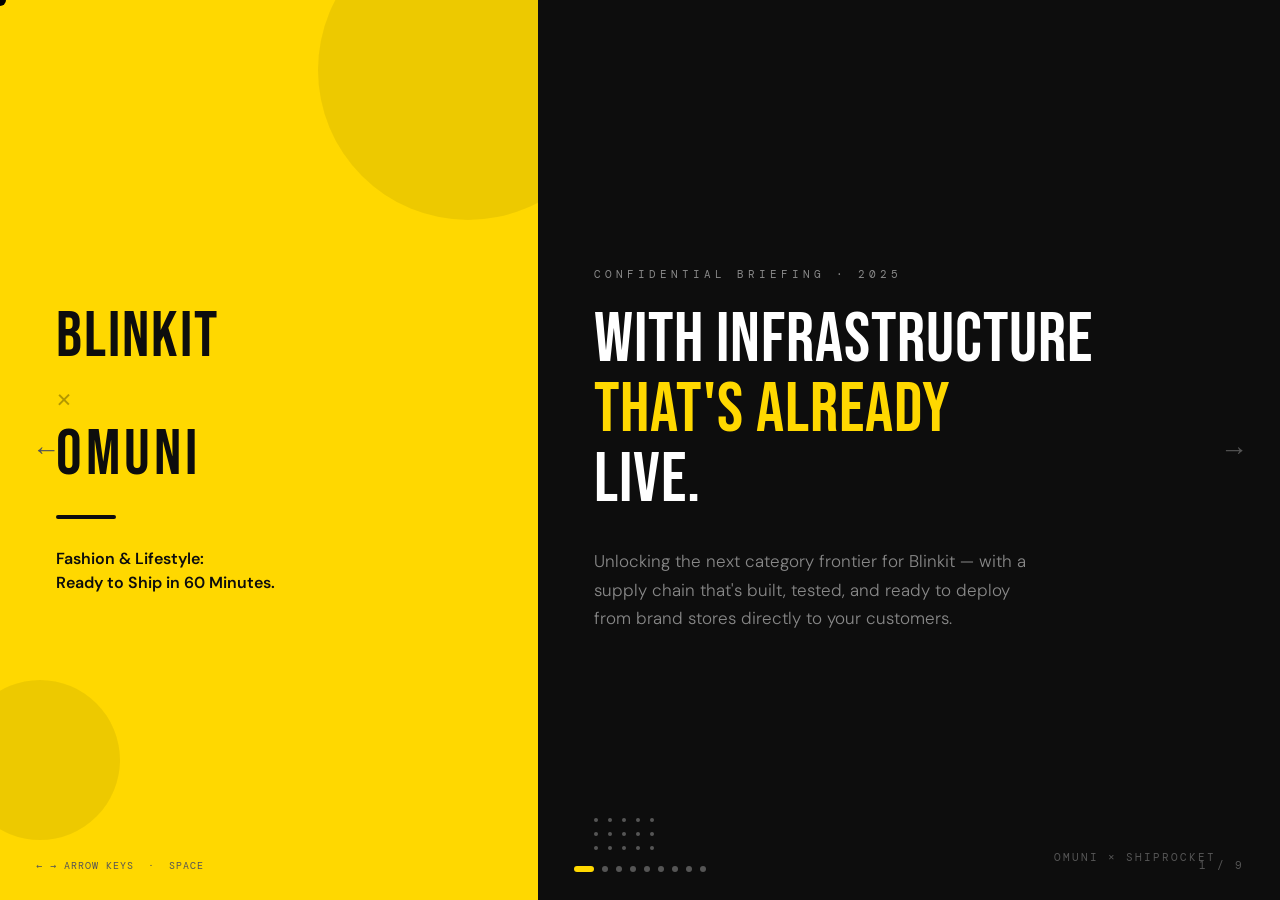
<file: Omuni_Blinkit_CRO_v2.html>
<!DOCTYPE html>
<html lang="en">
<head>
<meta charset="UTF-8">
<meta name="viewport" content="width=device-width, initial-scale=1.0">
<title>blinkit × Omuni — Fashion & Lifestyle</title>
<link href="https://fonts.googleapis.com/css2?family=Bebas+Neue&family=DM+Sans:ital,wght@0,300;0,400;0,500;0,700;1,300;1,400&family=DM+Mono:wght@400;500&display=swap" rel="stylesheet">
<style>
  :root {
    --yellow: #FFD800;
    --black: #0D0D0D;
    --dark: #141414;
    --card: #1E1E1E;
    --card2: #252525;
    --white: #FFFFFF;
    --gray: #888;
    --gray2: #555;
    --green: #22C55E;
    --red: #EF4444;
    --orange: #FF6B35;
  }

  *, *::before, *::after { box-sizing: border-box; margin: 0; padding: 0; }
  html, body { width: 100%; height: 100%; background: var(--black); font-family: 'DM Sans', sans-serif; overflow: hidden; color: var(--white); cursor: none; }

  .cursor { position: fixed; width: 12px; height: 12px; background: var(--yellow); border-radius: 50%; pointer-events: none; z-index: 9999; transform: translate(-50%,-50%); transition: transform 0.1s, width 0.2s, height 0.2s; mix-blend-mode: difference; }
  .cursor.big { width: 40px; height: 40px; }

  #progress { position: fixed; top: 0; left: 0; height: 3px; background: var(--yellow); z-index: 1000; transition: width 0.6s cubic-bezier(0.4,0,0.2,1); }
  #counter { position: fixed; bottom: 28px; right: 36px; font-family: 'DM Mono', monospace; font-size: 11px; color: var(--gray2); letter-spacing: 2px; z-index: 1000; }
  #dots { position: fixed; bottom: 28px; left: 50%; transform: translateX(-50%); display: flex; gap: 8px; z-index: 1000; }
  .dot { width: 6px; height: 6px; border-radius: 50%; background: var(--gray2); transition: all 0.3s; cursor: pointer; }
  .dot.active { background: var(--yellow); width: 20px; border-radius: 3px; }
  .nav-btn { position: fixed; top: 50%; transform: translateY(-50%); background: none; border: none; color: var(--gray2); font-size: 28px; cursor: pointer; z-index: 1000; padding: 16px; transition: color 0.2s; }
  .nav-btn:hover { color: var(--yellow); }
  #nav-prev { left: 16px; }
  #nav-next { right: 16px; }

  #deck { width: 100%; height: 100%; position: relative; }

  .slide { position: absolute; inset: 0; display: flex; opacity: 0; pointer-events: none; transition: opacity 0.05s; }
  .slide.active { opacity: 1; pointer-events: all; }

  .slide.active .reveal { animation: revealUp 0.7s cubic-bezier(0.16,1,0.3,1) both; }
  .slide.active .reveal.d1 { animation-delay: 0.05s; }
  .slide.active .reveal.d2 { animation-delay: 0.15s; }
  .slide.active .reveal.d3 { animation-delay: 0.25s; }
  .slide.active .reveal.d4 { animation-delay: 0.35s; }
  .slide.active .reveal.d5 { animation-delay: 0.45s; }
  .slide.active .reveal.d6 { animation-delay: 0.55s; }
  .slide.active .reveal.d7 { animation-delay: 0.65s; }
  .slide.active .reveal.d8 { animation-delay: 0.75s; }
  .slide.active .fade { animation: fadeIn 0.9s ease both; }
  .slide.active .fade.d1 { animation-delay: 0.1s; }
  .slide.active .fade.d2 { animation-delay: 0.2s; }
  .slide.active .fade.d3 { animation-delay: 0.35s; }
  .slide.active .fade.d4 { animation-delay: 0.5s; }
  .slide.active .fade.d5 { animation-delay: 0.65s; }
  .slide.active .fade.d6 { animation-delay: 0.8s; }
  .slide.active .fade.d7 { animation-delay: 0.95s; }
  .slide.active .fade.d8 { animation-delay: 1.1s; }

  @keyframes revealUp { from { opacity: 0; transform: translateY(28px); } to { opacity: 1; transform: translateY(0); } }
  @keyframes fadeIn { from { opacity: 0; } to { opacity: 1; } }
  @keyframes slideBar { from { transform: scaleX(0); } to { transform: scaleX(1); } }
  @keyframes pulse-green { 0%,100% { box-shadow: 0 0 0 0 rgba(34,197,94,0.5); } 50% { box-shadow: 0 0 0 8px rgba(34,197,94,0); } }

  #transition-overlay { position: fixed; inset: 0; background: var(--yellow); z-index: 500; transform: scaleX(0); transform-origin: left; pointer-events: none; }

  #hint { position: fixed; bottom: 28px; left: 36px; font-family: 'DM Mono', monospace; font-size: 10px; color: var(--gray2); letter-spacing: 1px; opacity: 1; transition: opacity 1s; }
  #hint.hidden { opacity: 0; }

  /* ── Shared layout ── */
  .slide-header { padding: 44px 64px 0; display: flex; align-items: baseline; gap: 20px; }
  .slide-num { font-family: 'DM Mono', monospace; font-size: 11px; color: var(--yellow); letter-spacing: 3px; }
  .slide-title { font-family: 'Bebas Neue', sans-serif; font-size: 40px; letter-spacing: 1px; color: var(--white); }
  .slide-title span { color: var(--yellow); }
  .slide-sub { padding: 6px 64px 0; font-size: 14px; color: var(--gray); font-style: italic; }

  /* ══ SLIDE 1: TITLE ══════════════════════════════════════ */
  #s1 { background: var(--black); }
  .s1-left { width: 42%; background: var(--yellow); display: flex; flex-direction: column; justify-content: center; padding: 60px 56px; position: relative; overflow: hidden; }
  .s1-bg-c { position: absolute; border-radius: 50%; background: rgba(0,0,0,0.07); }
  .s1-bg-c.c1 { width: 300px; height: 300px; top: -80px; right: -80px; }
  .s1-bg-c.c2 { width: 160px; height: 160px; bottom: 60px; left: -40px; }
  .s1-brand { font-family: 'Bebas Neue', sans-serif; font-size: 64px; color: var(--black); letter-spacing: 2px; line-height: 1; }
  .s1-x { font-size: 32px; color: rgba(0,0,0,0.3); margin: 8px 0 4px; font-weight: 300; }
  .s1-partner { font-family: 'Bebas Neue', sans-serif; font-size: 64px; color: var(--black); letter-spacing: 4px; line-height: 1; }
  .s1-div { width: 60px; height: 4px; background: var(--black); margin: 28px 0; border-radius: 2px; }
  .s1-tag { font-size: 16px; font-weight: 600; color: var(--black); line-height: 1.5; max-width: 260px; }

  .s1-right { flex: 1; display: flex; flex-direction: column; justify-content: center; padding: 60px 64px 60px 56px; position: relative; }
  .s1-eye { font-size: 11px; letter-spacing: 4px; color: var(--gray); text-transform: uppercase; margin-bottom: 24px; font-family: 'DM Mono', monospace; }
  .s1-hl { font-family: 'Bebas Neue', sans-serif; font-size: 70px; line-height: 1; color: var(--white); letter-spacing: 1px; margin-bottom: 32px; }
  .s1-hl span { color: var(--yellow); }
  .s1-body { font-size: 17px; line-height: 1.7; color: var(--gray); max-width: 440px; font-weight: 300; }
  .s1-meta { position: absolute; bottom: 36px; right: 64px; font-family: 'DM Mono', monospace; font-size: 11px; color: var(--gray2); letter-spacing: 2px; }
  .s1-dots { position: absolute; bottom: 50px; left: 56px; display: grid; grid-template-columns: repeat(5,1fr); gap: 10px; }
  .s1-d { width: 4px; height: 4px; border-radius: 50%; background: var(--gray2); }

  /* ══ SLIDE 2: BLINKIT FRONTIER ═══════════════════════════ */
  #s2 { background: var(--dark); flex-direction: column; }
  .s2-cards { flex: 1; display: flex; gap: 20px; padding: 24px 64px 28px; }
  .s2-card { flex: 1; background: var(--card); border-radius: 4px; padding: 32px 28px; position: relative; overflow: hidden; }
  .s2-card::before { content: ''; position: absolute; top: 0; left: 0; right: 0; height: 3px; background: var(--yellow); }
  .s2-num { font-family: 'Bebas Neue', sans-serif; font-size: 68px; color: var(--yellow); line-height: 1; margin-bottom: 4px; }
  .s2-lbl { font-size: 12px; font-weight: 700; color: var(--white); letter-spacing: 1px; text-transform: uppercase; margin-bottom: 12px; }
  .s2-txt { font-size: 13px; color: var(--gray); line-height: 1.7; }
  .s2-txt strong { color: var(--white); }
  .s2-foot { padding: 0 64px 52px; }
  .s2-insight { background: linear-gradient(135deg,#1a1a00,#111); border: 1px solid rgba(255,216,0,0.2); border-left: 3px solid var(--yellow); border-radius: 4px; padding: 20px 28px; font-size: 14px; color: var(--white); line-height: 1.6; }
  .s2-insight strong { color: var(--yellow); }

  /* ══ SLIDE 3: WHY FASHION HASN'T SCALED ═════════════════ */
  #s3 { background: var(--black); flex-direction: column; }
  .s3-grid { flex: 1; display: grid; grid-template-columns: 1fr 1fr; grid-template-rows: 1fr 1fr; gap: 16px; padding: 20px 64px 52px; }
  .s3-item { background: var(--card); border-radius: 4px; padding: 28px 32px; display: flex; gap: 20px; align-items: flex-start; }
  .s3-icon-wrap { width: 44px; height: 44px; border-radius: 50%; display: flex; align-items: center; justify-content: center; flex-shrink: 0; font-size: 20px; }
  .s3-icon-wrap.red { background: rgba(239,68,68,0.12); }
  .s3-title { font-size: 15px; font-weight: 700; color: var(--white); margin-bottom: 8px; }
  .s3-body { font-size: 13px; color: var(--gray); line-height: 1.7; }
  .s3-body strong { color: var(--white); }

  /* ══ SLIDE 4: WHAT WE BRING ══════════════════════════════ */
  #s4 { background: var(--dark); flex-direction: column; }
  .s4-stats { display: flex; gap: 16px; padding: 24px 64px 20px; }
  .s4-stat { flex: 1; background: var(--card); border-radius: 4px; padding: 28px 24px; position: relative; overflow: hidden; }
  .s4-stat::after { content: ''; position: absolute; bottom: 0; left: 0; right: 0; height: 2px; background: var(--yellow); transform: scaleX(0); transform-origin: left; }
  .slide.active .s4-stat:nth-child(1)::after { animation: slideBar 0.7s ease 0.3s both; }
  .slide.active .s4-stat:nth-child(2)::after { animation: slideBar 0.7s ease 0.45s both; }
  .slide.active .s4-stat:nth-child(3)::after { animation: slideBar 0.7s ease 0.6s both; }
  .s4-num { font-family: 'Bebas Neue', sans-serif; font-size: 58px; color: var(--yellow); line-height: 1; margin-bottom: 6px; }
  .s4-lbl strong { display: block; color: var(--white); font-size: 13px; margin-bottom: 2px; }
  .s4-lbl { font-size: 12px; color: var(--gray); line-height: 1.5; }

  .s4-brands-section { padding: 16px 64px 16px; }
  .s4-brands-label { font-size: 11px; color: var(--gray); letter-spacing: 3px; text-transform: uppercase; margin-bottom: 14px; font-family: 'DM Mono', monospace; }
  .s4-brands { display: flex; gap: 10px; flex-wrap: wrap; }
  .s4-pill { border-radius: 2px; padding: 10px 18px; font-size: 13px; font-weight: 700; letter-spacing: 0.5px; transition: all 0.2s; }
  .s4-pill.ready { background: rgba(255,216,0,0.12); border: 1px solid var(--yellow); color: var(--yellow); }
  .s4-pill.soon { background: var(--card2); border: 1px solid var(--gray2); color: var(--gray); }
  .s4-pill-note { font-size: 10px; font-family: 'DM Mono', monospace; color: var(--gray2); margin-top: 10px; letter-spacing: 1px; }

  .s4-infra { padding: 0 64px 44px; display: grid; grid-template-columns: repeat(2,1fr); gap: 12px; }
  .s4-infra-item { background: var(--card); border-radius: 4px; padding: 16px 20px; display: flex; align-items: center; gap: 14px; }
  .s4-infra-dot { width: 8px; height: 8px; border-radius: 50%; background: var(--green); flex-shrink: 0; }
  .slide.active .s4-infra-dot { animation: pulse-green 2s ease infinite; }
  .s4-infra-text strong { color: var(--white); display: block; font-size: 13px; }
  .s4-infra-text { font-size: 12px; color: var(--gray); }

  /* ══ SLIDE 5: ORDER FLOW ═════════════════════════════════ */
  #s5 { background: var(--black); flex-direction: column; }
  .s5-flow { flex: 1; display: flex; align-items: center; padding: 12px 40px 20px; gap: 0; }
  .s5-step { flex: 1; display: flex; flex-direction: column; align-items: center; position: relative; }
  .s5-connector { position: absolute; top: 48px; left: 50%; width: 100%; height: 2px; background: linear-gradient(90deg, var(--yellow) 0%, rgba(255,216,0,0.25) 100%); transform-origin: left; }
  .slide.active .s5-step:nth-child(1) .s5-connector { animation: slideBar 0.5s ease 0.35s both; }
  .slide.active .s5-step:nth-child(2) .s5-connector { animation: slideBar 0.5s ease 0.6s both; }
  .slide.active .s5-step:nth-child(3) .s5-connector { animation: slideBar 0.5s ease 0.85s both; }
  .slide.active .s5-step:nth-child(4) .s5-connector { animation: slideBar 0.5s ease 1.1s both; }
  .s5-circle { width: 96px; height: 96px; border-radius: 50%; display: flex; align-items: center; justify-content: center; flex-direction: column; margin-bottom: 18px; position: relative; z-index: 1; flex-shrink: 0; }
  .s5-circle.yellow { background: var(--yellow); }
  .s5-circle.dark { background: var(--card); border: 2px solid var(--gray2); }
  .s5-circle.green { background: var(--green); }
  .s5-sn { font-family: 'DM Mono', monospace; font-size: 10px; letter-spacing: 2px; line-height: 1; }
  .s5-circle.yellow .s5-sn, .s5-circle.green .s5-sn { color: rgba(0,0,0,0.4); }
  .s5-circle.dark .s5-sn { color: var(--gray); }
  .s5-icon { font-size: 26px; line-height: 1; }
  .s5-name { font-size: 13px; font-weight: 700; color: var(--white); text-align: center; margin-bottom: 6px; padding: 0 6px; }
  .s5-desc { font-size: 11px; color: var(--gray); text-align: center; line-height: 1.6; padding: 0 8px; max-width: 150px; }

  .s5-sla { padding: 0 64px 44px; display: flex; gap: 14px; }
  .s5-sla-box { flex: 1; background: linear-gradient(135deg,#1a1a00,#111); border: 1px solid rgba(255,216,0,0.2); border-radius: 4px; padding: 14px 20px; display: flex; align-items: center; gap: 14px; }
  .s5-sla-val { font-family: 'Bebas Neue', sans-serif; font-size: 32px; color: var(--yellow); line-height: 1; flex-shrink: 0; }
  .s5-sla-label strong { display: block; color: var(--white); font-size: 12px; }
  .s5-sla-label { font-size: 11px; color: var(--gray); line-height: 1.5; }

  /* ══ SLIDE 6: WHAT BLINKIT GETS ══════════════════════════ */
  #s6 { background: var(--dark); flex-direction: column; }
  .s6-body { flex: 1; display: grid; grid-template-columns: 1fr 1fr; gap: 20px; padding: 24px 64px 56px; }
  .s6-card { background: var(--card); border-radius: 4px; padding: 40px 36px; display: flex; flex-direction: column; }
  .s6-card.featured { background: var(--yellow); }
  .s6-eye { font-size: 10px; letter-spacing: 3px; text-transform: uppercase; font-family: 'DM Mono', monospace; margin-bottom: 16px; }
  .s6-card.featured .s6-eye { color: rgba(0,0,0,0.45); }
  .s6-card:not(.featured) .s6-eye { color: var(--yellow); }
  .s6-head { font-family: 'Bebas Neue', sans-serif; font-size: 42px; line-height: 1; margin-bottom: 10px; }
  .s6-card.featured .s6-head { color: var(--black); }
  .s6-card:not(.featured) .s6-head { color: var(--white); }
  .s6-sub { font-size: 15px; font-weight: 700; margin-bottom: 20px; }
  .s6-card.featured .s6-sub { color: var(--black); }
  .s6-card:not(.featured) .s6-sub { color: var(--white); }
  .s6-txt { font-size: 14px; line-height: 1.75; flex: 1; }
  .s6-card.featured .s6-txt { color: rgba(0,0,0,0.6); }
  .s6-card:not(.featured) .s6-txt { color: var(--gray); }
  .s6-bullets { list-style: none; display: flex; flex-direction: column; gap: 12px; margin-top: 12px; }
  .s6-bullets li { display: flex; gap: 10px; align-items: flex-start; font-size: 13px; }
  .s6-bullet-dot { width: 6px; height: 6px; border-radius: 50%; flex-shrink: 0; margin-top: 5px; }
  .s6-card.featured .s6-bullet-dot { background: var(--black); }
  .s6-card:not(.featured) .s6-bullet-dot { background: var(--yellow); }
  .s6-card.featured .s6-bullets li { color: rgba(0,0,0,0.65); }
  .s6-card:not(.featured) .s6-bullets li { color: var(--gray); }

  /* ══ SLIDE 7: WHY NOW ════════════════════════════════════ */
  #s7 { background: var(--black); flex-direction: column; }
  .s7-grid { flex: 1; display: grid; grid-template-columns: 1fr 1fr; grid-template-rows: 1fr 1fr 1fr; gap: 14px; padding: 24px 64px 56px; }
  .s7-item { background: var(--card); border-radius: 4px; padding: 22px 28px; display: flex; gap: 18px; align-items: flex-start; position: relative; overflow: hidden; }
  .s7-item::before { content: ''; position: absolute; left: 0; top: 0; bottom: 0; width: 3px; background: var(--yellow); }
  .s7-check { width: 28px; height: 28px; border-radius: 50%; background: rgba(255,216,0,0.12); border: 1px solid var(--yellow); display: flex; align-items: center; justify-content: center; font-size: 12px; color: var(--yellow); flex-shrink: 0; margin-top: 1px; }
  .s7-title { font-size: 13px; font-weight: 700; color: var(--white); margin-bottom: 5px; }
  .s7-body { font-size: 12px; color: var(--gray); line-height: 1.6; }

  /* ══ SLIDE 8: NEXT STEPS ═════════════════════════════════ */
  #s8 { background: var(--black); }
  .s8-left { width: 50%; background: var(--yellow); display: flex; flex-direction: column; justify-content: center; padding: 70px 64px; position: relative; overflow: hidden; }
  .s8-bg-txt { position: absolute; font-family: 'Bebas Neue', sans-serif; font-size: 190px; color: rgba(0,0,0,0.07); line-height: 1; bottom: -20px; right: -10px; pointer-events: none; }
  .s8-eye { font-size: 11px; letter-spacing: 4px; color: rgba(0,0,0,0.4); text-transform: uppercase; font-family: 'DM Mono', monospace; margin-bottom: 24px; }
  .s8-hl { font-family: 'Bebas Neue', sans-serif; font-size: 76px; line-height: 0.95; color: var(--black); margin-bottom: 32px; }
  .s8-tag { font-size: 15px; color: rgba(0,0,0,0.55); font-style: italic; line-height: 1.6; max-width: 340px; margin-bottom: 44px; }
  .s8-credit { font-family: 'DM Mono', monospace; font-size: 11px; color: rgba(0,0,0,0.38); letter-spacing: 2px; }

  .s8-right { flex: 1; display: flex; flex-direction: column; justify-content: center; padding: 70px 64px; }
  .s8-next-lbl { font-size: 11px; letter-spacing: 4px; color: var(--yellow); text-transform: uppercase; font-family: 'DM Mono', monospace; margin-bottom: 32px; }
  .s8-step { display: flex; gap: 20px; align-items: flex-start; margin-bottom: 26px; padding-bottom: 26px; border-bottom: 1px solid rgba(255,255,255,0.06); }
  .s8-step:last-child { border-bottom: none; margin-bottom: 0; }
  .s8-num { width: 32px; height: 32px; border-radius: 50%; background: var(--yellow); color: var(--black); font-family: 'Bebas Neue', sans-serif; font-size: 16px; display: flex; align-items: center; justify-content: center; flex-shrink: 0; }
  .s8-step-title { font-size: 14px; font-weight: 700; color: var(--white); margin-bottom: 4px; }
  .s8-step-body { font-size: 12px; color: var(--gray); line-height: 1.5; }

  /* ══ SLIDE 9: THANK YOU ══════════════════════════════════ */
  #s9 { background: var(--black); flex-direction: column; align-items: center; justify-content: center; position: relative; overflow: hidden; }
  .s9-ring { position: absolute; border-radius: 50%; border: 1px solid rgba(255,216,0,0.08); pointer-events: none; }
  .s9-ring.r1 { width: 500px; height: 500px; }
  .s9-ring.r2 { width: 700px; height: 700px; }
  .s9-ring.r3 { width: 900px; height: 900px; }
  .s9-ring.r4 { width: 1100px; height: 1100px; }
  .s9-center { display: flex; flex-direction: column; align-items: center; text-align: center; position: relative; z-index: 1; }
  .s9-small { font-family: 'DM Mono', monospace; font-size: 11px; letter-spacing: 4px; color: var(--yellow); text-transform: uppercase; margin-bottom: 28px; }
  .s9-big { font-family: 'Bebas Neue', sans-serif; font-size: 120px; color: var(--white); line-height: 0.9; letter-spacing: 2px; margin-bottom: 20px; }
  .s9-big span { color: var(--yellow); }
  .s9-sub { font-size: 18px; color: var(--gray); font-weight: 300; line-height: 1.6; max-width: 500px; margin-bottom: 56px; }
  .s9-contacts { display: flex; gap: 48px; }
  .s9-contact { display: flex; flex-direction: column; align-items: center; }
  .s9-contact-role { font-size: 10px; letter-spacing: 3px; color: var(--gray2); text-transform: uppercase; font-family: 'DM Mono', monospace; margin-bottom: 8px; }
  .s9-contact-name { font-size: 16px; font-weight: 700; color: var(--white); margin-bottom: 4px; }
  .s9-contact-info { font-size: 13px; color: var(--gray); }
  .s9-divider { width: 1px; background: var(--gray2); }
  .s9-bar { position: absolute; bottom: 0; left: 0; right: 0; height: 4px; background: var(--yellow); }
</style>
</head>
<body>

<div class="cursor" id="cursor"></div>
<div id="progress"></div>
<div id="transition-overlay"></div>

<div id="deck">

  <!-- ══ SLIDE 1: TITLE ════════════════════════════════════ -->
  <div class="slide active" id="s1">
    <div class="s1-left">
      <div class="s1-bg-c c1"></div>
      <div class="s1-bg-c c2"></div>
      <div class="s1-brand reveal d1">blinkit</div>
      <div class="s1-x reveal d2">×</div>
      <div class="s1-partner reveal d2">OMUNI</div>
      <div class="s1-div reveal d3"></div>
      <div class="s1-tag reveal d4">Fashion &amp; Lifestyle:<br>Ready to Ship in 60 Minutes.</div>
    </div>
    <div class="s1-right">
      <div class="s1-eye reveal d2">Confidential Briefing · 2025</div>
      <div class="s1-hl reveal d3">WITH INFRASTRUCTURE<br><span>THAT'S ALREADY</span><br>LIVE.</div>
      <div class="s1-body reveal d4">Unlocking the next category frontier for Blinkit — with a supply chain that's built, tested, and ready to deploy from brand stores directly to your customers.</div>
      <div class="s1-dots fade d8">
        <div class="s1-d"></div><div class="s1-d"></div><div class="s1-d"></div><div class="s1-d"></div><div class="s1-d"></div>
        <div class="s1-d"></div><div class="s1-d"></div><div class="s1-d"></div><div class="s1-d"></div><div class="s1-d"></div>
        <div class="s1-d"></div><div class="s1-d"></div><div class="s1-d"></div><div class="s1-d"></div><div class="s1-d"></div>
      </div>
      <div class="s1-meta fade d7">OMUNI × SHIPROCKET</div>
    </div>
  </div>

  <!-- ══ SLIDE 2: BLINKIT'S NEXT FRONTIER ══════════════════ -->
  <div class="slide" id="s2">
    <div style="display:flex;flex-direction:column;width:100%;height:100%;">
      <div class="slide-header">
        <span class="slide-num reveal d1">01</span>
        <h2 class="slide-title reveal d1">BLINKIT'S <span>NEXT FRONTIER</span> IS CLEAR</h2>
      </div>
      <div class="slide-sub reveal d2">Grocery is saturated. Non-grocery is the growth battleground.</div>
      <div class="s2-cards">
        <div class="s2-card reveal d2">
          <div class="s2-num">3×</div>
          <div class="s2-lbl">Growth</div>
          <div class="s2-txt">Q-Commerce grew <strong>3× in non-grocery categories in 2024</strong>. Fashion &amp; lifestyle is the logical next frontier — high AOV, high frequency, zero perishability.</div>
        </div>
        <div class="s2-card reveal d3">
          <div class="s2-num">₹25K Cr</div>
          <div class="s2-lbl">Market Potential</div>
          <div class="s2-txt">Projected <strong>non-grocery GMV on q-comm platforms by 2026</strong>. The platform that owns supply side first dominates the category permanently.</div>
        </div>
        <div class="s2-card reveal d4">
          <div class="s2-num">60 min</div>
          <div class="s2-lbl">The New Benchmark</div>
          <div class="s2-txt">Fashion brands can now <strong>deliver in under 60 minutes from store to doorstep</strong> — directly from existing brand stores, no dark store needed.</div>
        </div>
      </div>
      <div class="s2-foot">
        <div class="s2-insight reveal d5"><strong>The window is right now.</strong> Zepto and Swiggy Instamart are both building toward fashion. The platform that cracks supply-side first — real inventory, real SLAs — owns the category. First-mover advantage here is permanent.</div>
      </div>
    </div>
  </div>

  <!-- ══ SLIDE 3: WHY FASHION HASN'T SCALED ════════════════ -->
  <div class="slide" id="s3">
    <div style="display:flex;flex-direction:column;width:100%;height:100%;">
      <div class="slide-header">
        <span class="slide-num reveal d1">02</span>
        <h2 class="slide-title reveal d1">WHY FASHION HASN'T <span>SCALED</span> ON Q-COMMERCE</h2>
      </div>
      <div class="slide-sub reveal d2">Four structural blockers — and how Omuni removes all of them.</div>
      <div class="s3-grid">

        <div class="s3-item reveal d2">
          <div class="s3-icon-wrap red">🏪</div>
          <div>
            <div class="s3-title">Dark store inventory replication is nearly impossible</div>
            <div class="s3-body">Replicating fashion inventory across <strong>hundreds of dark stores nationwide</strong> is operationally unfeasible — wrong sizes, SKU explosion, dead stock. Omuni solves this by using <strong>existing brand stores as live fulfilment nodes</strong>, with no replication needed.</div>
          </div>
        </div>

        <div class="s3-item reveal d3">
          <div class="s3-icon-wrap red">↩️</div>
          <div>
            <div class="s3-title">Fashion demands a robust return policy</div>
            <div class="s3-body">Fashion return rates run <strong>20–30%</strong>. Q-comm dark stores have no infrastructure to handle try-and-return, sizing exchanges, or condition checks. <strong>Brand stores naturally handle returns</strong> — Omuni automates the routing and reconciliation.</div>
          </div>
        </div>

        <div class="s3-item reveal d4">
          <div class="s3-icon-wrap red">📦</div>
          <div>
            <div class="s3-title">Blinkit dark stores have limited space</div>
            <div class="s3-body">Dark store footprints are designed for grocery density. <strong>Adding fashion SKUs — bulky, size-variant, low-velocity</strong> — competes directly with core grocery categories. Fulfilling from brand stores removes this constraint entirely.</div>
          </div>
        </div>

        <div class="s3-item reveal d5">
          <div class="s3-icon-wrap red">🔍</div>
          <div>
            <div class="s3-title">No inventory visibility into brand stores</div>
            <div class="s3-body">Blinkit has no way to know <strong>what stock exists in an Arrow store in Andheri right now</strong>. Without real-time visibility, accepting fashion orders means guaranteed cancellations. Omuni's live POS sync fixes this — every SKU, every store, every 30 seconds.</div>
          </div>
        </div>

      </div>
    </div>
  </div>

  <!-- ══ SLIDE 4: WHAT WE BRING ════════════════════════════ -->
  <div class="slide" id="s4">
    <div style="display:flex;flex-direction:column;width:100%;height:100%;">
      <div class="slide-header">
        <span class="slide-num reveal d1">03</span>
        <h2 class="slide-title reveal d1">WHAT WE BRING <span>TODAY</span></h2>
      </div>
      <div class="slide-sub reveal d2">This is not a proposal. This is ready-to-deploy infrastructure.</div>

      <div class="s4-stats">
        <div class="s4-stat reveal d2">
          <div class="s4-num">5,000+</div>
          <div class="s4-lbl"><strong>Brand Stores on Omuni</strong>Real-time POS sync, live inventory, order routing — all active today</div>
        </div>
        <div class="s4-stat reveal d3">
          <div class="s4-num">Pan-India</div>
          <div class="s4-lbl"><strong>Store Coverage</strong>Mumbai, Delhi NCR, Bengaluru, Hyderabad, Chennai, Pune, Ahmedabad &amp; Tier 2</div>
        </div>
        <div class="s4-stat reveal d4">
          <div class="s4-num">35+</div>
          <div class="s4-lbl"><strong>SR Hyperlocal Network</strong>Warehouses + hyperlocal fleet across all Indian metros, ready for 60-min delivery</div>
        </div>
      </div>

      <div class="s4-brands-section reveal d4">
        <div class="s4-brands-label">Brands on Omuni — ready to go live on Blinkit first</div>
        <div class="s4-brands">
          <div class="s4-pill ready">Levi's</div>
          <div class="s4-pill ready">Blackberrys</div>
          <div class="s4-pill ready">Bata</div>
          <div class="s4-pill ready">USPA</div>
          <div class="s4-pill ready">Tommy Hilfiger</div>
          <div class="s4-pill ready">Calvin Klein</div>
          <div class="s4-pill ready">Jack &amp; Jones</div>
          <div class="s4-pill soon">+ many more</div>
        </div>
        <div class="s4-pill-note">★ YELLOW = confirmed, active on Omuni and ready to activate on Blinkit</div>
      </div>

      <div class="s4-infra reveal d5">
        <div class="s4-infra-item">
          <div class="s4-infra-dot"></div>
          <div class="s4-infra-text"><strong>Live POS Sync</strong>Inventory refresh every 30 seconds from brand stores</div>
        </div>
        <div class="s4-infra-item">
          <div class="s4-infra-dot"></div>
          <div class="s4-infra-text"><strong>Smart Order Routing</strong>Nearest store with live stock, selected in milliseconds</div>
        </div>
        <div class="s4-infra-item">
          <div class="s4-infra-dot"></div>
          <div class="s4-infra-text"><strong>Store Pick-list App</strong>Guided pick &amp; pack workflow for store staff, built and tested</div>
        </div>
        <div class="s4-infra-item">
          <div class="s4-infra-dot"></div>
          <div class="s4-infra-text"><strong>Returns Automation</strong>Return routing back to store inventory, SPF auto-reconciled</div>
        </div>
      </div>
    </div>
  </div>

  <!-- ══ SLIDE 5: ORDER FLOW ════════════════════════════════ -->
  <div class="slide" id="s5">
    <div style="display:flex;flex-direction:column;width:100%;height:100%;">
      <div class="slide-header">
        <span class="slide-num reveal d1">04</span>
        <h2 class="slide-title reveal d1">HOW AN ORDER <span>FLOWS</span></h2>
      </div>
      <div class="slide-sub reveal d2">From Blinkit app to customer doorstep — in under 60 minutes</div>

      <div class="s5-flow">

        <div class="s5-step reveal d2">
          <div class="s5-circle yellow">
            <div class="s5-sn">01</div>
            <div class="s5-icon">👁</div>
          </div>
          <div class="s5-connector"></div>
          <div class="s5-name">Blinkit Reads Live Inventory</div>
          <div class="s5-desc">Blinkit reads real-time stock from all mapped brand stores via Omuni's inventory API — before the customer even searches.</div>
        </div>

        <div class="s5-step reveal d3">
          <div class="s5-circle dark">
            <div class="s5-sn">02</div>
            <div class="s5-icon">🛒</div>
          </div>
          <div class="s5-connector"></div>
          <div class="s5-name">Customer Orders on Blinkit</div>
          <div class="s5-desc">Blinkit takes the order and places it on Omuni via API. Stock is confirmed live — zero cancellation risk from stale inventory.</div>
        </div>

        <div class="s5-step reveal d4">
          <div class="s5-circle dark">
            <div class="s5-sn">03</div>
            <div class="s5-icon">⚡</div>
          </div>
          <div class="s5-connector"></div>
          <div class="s5-name">Omuni Decides the Store</div>
          <div class="s5-desc">Omuni selects the nearest store with live stock and places a priority pick order on the store app — in milliseconds.</div>
        </div>

        <div class="s5-step reveal d5">
          <div class="s5-circle dark">
            <div class="s5-sn">04</div>
            <div class="s5-icon">📦</div>
          </div>
          <div class="s5-connector"></div>
          <div class="s5-name">Store Picks &amp; Packs</div>
          <div class="s5-desc">Store staff gets a push notification and guided pick-list. Order packed and ready for pickup in under 10 minutes.</div>
        </div>

        <div class="s5-step reveal d6">
          <div class="s5-circle green">
            <div class="s5-sn">05</div>
            <div class="s5-icon">🛵</div>
          </div>
          <div class="s5-name">SR Hyperlocal Delivers</div>
          <div class="s5-desc">Shiprocket Hyperlocal rider picks from the store and delivers to the customer — within 60 minutes, end to end.</div>
        </div>

      </div>

      <div class="s5-sla reveal d7">
        <div class="s5-sla-box">
          <div class="s5-sla-val">95%+</div>
          <div class="s5-sla-label"><strong>Fill Rate</strong>Live sync, no stale stock</div>
        </div>
        <div class="s5-sla-box">
          <div class="s5-sla-val">&lt;10 min</div>
          <div class="s5-sla-label"><strong>Pick Time</strong>Guided store app workflow</div>
        </div>
        <div class="s5-sla-box">
          <div class="s5-sla-val">60 min</div>
          <div class="s5-sla-label"><strong>End-to-End</strong>Store to customer doorstep</div>
        </div>
        <div class="s5-sla-box">
          <div class="s5-sla-val">&lt;5%</div>
          <div class="s5-sla-label"><strong>Cancellation Rate</strong>Target from Day 1</div>
        </div>
      </div>
    </div>
  </div>

  <!-- ══ SLIDE 6: WHAT BLINKIT GETS ════════════════════════ -->
  <div class="slide" id="s6">
    <div style="display:flex;flex-direction:column;width:100%;height:100%;">
      <div class="slide-header">
        <span class="slide-num reveal d1">05</span>
        <h2 class="slide-title reveal d1">WHAT BLINKIT <span>GETS</span></h2>
      </div>
      <div class="s6-body">

        <div class="s6-card featured reveal d2">
          <div class="s6-eye">Competitive Position</div>
          <div class="s6-head">FIRST MOVER IN FASHION Q-COMM</div>
          <div class="s6-sub">Own the category before anyone else can</div>
          <ul class="s6-bullets">
            <li><div class="s6-bullet-dot"></div>No other q-comm platform has a working fashion supply chain at scale</li>
            <li><div class="s6-bullet-dot"></div>Zepto and Swiggy cannot replicate real-time brand store inventory for 12+ months</li>
            <li><div class="s6-bullet-dot"></div>Blinkit announces "Fashion in 60 minutes" — a category no one else offers</li>
            <li><div class="s6-bullet-dot"></div>High-intent fashion buyers currently leaving Blinkit go to Myntra — this brings them back</li>
          </ul>
        </div>

        <div class="s6-card reveal d3">
          <div class="s6-eye">Operational Model</div>
          <div class="s6-head">ZERO NEW SUPPLY OPS</div>
          <div class="s6-sub">Pure upside with no operational overhead</div>
          <ul class="s6-bullets">
            <li><div class="s6-bullet-dot"></div>Omuni manages all brand onboarding, catalogue, and inventory sync</li>
            <li><div class="s6-bullet-dot"></div>Shiprocket Hyperlocal manages the entire last-mile logistics layer</li>
            <li><div class="s6-bullet-dot"></div>Blinkit surfaces the products and collects platform commission</li>
            <li><div class="s6-bullet-dot"></div>No dark store space used. No buying team needed. No returns ops.</li>
          </ul>
        </div>

      </div>
    </div>
  </div>

  <!-- ══ SLIDE 7: WHY NOW ═══════════════════════════════════ -->
  <div class="slide" id="s7">
    <div style="display:flex;flex-direction:column;width:100%;height:100%;">
      <div class="slide-header">
        <span class="slide-num reveal d1">06</span>
        <h2 class="slide-title reveal d1">WHY OMUNI. <span>WHY NOW.</span></h2>
      </div>
      <div class="s7-grid">
        <div class="s7-item reveal d2">
          <div class="s7-check">✓</div>
          <div>
            <div class="s7-title">Real-time POS sync — live today</div>
            <div class="s7-body">Not a roadmap. 5,000+ stores already synced. Inventory data available on request before the meeting ends.</div>
          </div>
        </div>
        <div class="s7-item reveal d2">
          <div class="s7-check">✓</div>
          <div>
            <div class="s7-title">No dark store space consumed</div>
            <div class="s7-body">Fashion fulfilment happens from brand stores. Blinkit's dark store footprint stays fully dedicated to core grocery categories.</div>
          </div>
        </div>
        <div class="s7-item reveal d3">
          <div class="s7-check">✓</div>
          <div>
            <div class="s7-title">Returns are solved at source</div>
            <div class="s7-body">Returns go back to the brand store — the natural home for fashion returns. Omuni automates routing and reconciliation end-to-end.</div>
          </div>
        </div>
        <div class="s7-item reveal d3">
          <div class="s7-check">✓</div>
          <div>
            <div class="s7-title">Omuni manages brand onboarding</div>
            <div class="s7-body">Blinkit plugs into one Omuni API. We onboard the brands, manage catalogue, sync inventory, handle returns. Zero ops burden on Blinkit.</div>
          </div>
        </div>
        <div class="s7-item reveal d4">
          <div class="s7-check">✓</div>
          <div>
            <div class="s7-title">Shiprocket Hyperlocal is the last mile</div>
            <div class="s7-body">35+ warehouses and hyperlocal fleet already covering all metros. The logistics infrastructure exists and is operational today.</div>
          </div>
        </div>
        <div class="s7-item reveal d4">
          <div class="s7-check">✓</div>
          <div>
            <div class="s7-title">We move at q-comm speed</div>
            <div class="s7-body">Omuni + Shiprocket committed to 6-week integration from green light. Brands like Levi's, Bata, and Blackberrys are waiting.</div>
          </div>
        </div>
      </div>
    </div>
  </div>

  <!-- ══ SLIDE 8: NEXT STEPS ════════════════════════════════ -->
  <div class="slide" id="s8">
    <div class="s8-left">
      <div class="s8-bg-txt fade d7">NOW</div>
      <div class="s8-eye reveal d1">Omuni × Shiprocket · 2025</div>
      <div class="s8-hl reveal d2">LET'S BUILD FASHION ON BLINKIT —</div>
      <div class="s8-hl reveal d3" style="font-style:italic;font-size:58px;margin-bottom:28px;">together.</div>
      <div class="s8-tag reveal d4">5,000+ stores. Top fashion brands. Infrastructure that's live. All we need is a green light.</div>
      <div class="s8-credit reveal d5">OMUNI × SHIPROCKET &nbsp;·&nbsp; CONFIDENTIAL</div>
    </div>
    <div class="s8-right">
      <div class="s8-next-lbl reveal d2">NEXT STEPS</div>
      <div class="s8-step reveal d3">
        <div class="s8-num">1</div>
        <div>
          <div class="s8-step-title">Green light from Blinkit</div>
          <div class="s8-step-body">A nod from the CRO kicks off the clock. Omuni and Shiprocket teams are aligned and on standby.</div>
        </div>
      </div>
      <div class="s8-step reveal d4">
        <div class="s8-num">2</div>
        <div>
          <div class="s8-step-title">ETxh flow discussion with Blinkit Tech</div>
          <div class="s8-step-body">Deep-dive with Blinkit's tech team on the inventory read API, order placement flow, and webhook architecture. Spec aligned within 1 week.</div>
        </div>
      </div>
      <div class="s8-step reveal d5">
        <div class="s8-num">3</div>
        <div>
          <div class="s8-step-title">Integration sprint — 6 weeks</div>
          <div class="s8-step-body">Omuni builds the Blinkit channel connector. Brands activated on the integration. Store staff training runs in parallel.</div>
        </div>
      </div>
      <div class="s8-step reveal d6">
        <div class="s8-num">4</div>
        <div>
          <div class="s8-step-title">Pilot launch — Mumbai, Delhi, Bengaluru</div>
          <div class="s8-step-body">Simultaneous 3-city launch with Levi's, Blackberrys, Bata, USPA + more. 60-day data review with full metrics.</div>
        </div>
      </div>
    </div>
  </div>

  <!-- ══ SLIDE 9: THANK YOU ═════════════════════════════════ -->
  <div class="slide" id="s9">
    <div class="s9-ring r1 fade d1"></div>
    <div class="s9-ring r2 fade d2"></div>
    <div class="s9-ring r3 fade d3"></div>
    <div class="s9-ring r4 fade d4"></div>
    <div class="s9-center">
      <div class="s9-small reveal d1">Omuni × Shiprocket · Confidential 2025</div>
      <div class="s9-big reveal d2">THANK<br><span>YOU.</span></div>
      <div class="s9-sub reveal d3">We're excited about what fashion on Blinkit can become. Let's make it happen.</div>
      <div class="s9-contacts reveal d4">
        <div class="s9-contact">
          <div class="s9-contact-role">Omuni · Business</div>
          <div class="s9-contact-name">Omuni BD Team</div>
          <div class="s9-contact-info">omuni.com</div>
        </div>
        <div class="s9-divider"></div>
        <div class="s9-contact">
          <div class="s9-contact-role">Shiprocket · Partnerships</div>
          <div class="s9-contact-name">Shiprocket Team</div>
          <div class="s9-contact-info">shiprocket.in</div>
        </div>
      </div>
    </div>
    <div class="s9-bar reveal d5"></div>
  </div>

</div><!-- /deck -->

<button class="nav-btn" id="nav-prev">&#8592;</button>
<button class="nav-btn" id="nav-next">&#8594;</button>
<div id="dots"></div>
<div id="counter">1 / 9</div>
<div id="hint">← → ARROW KEYS &nbsp;·&nbsp; SPACE</div>

<script>
  const slides = document.querySelectorAll('.slide');
  const TOTAL = slides.length;
  let cur = 0, busy = false;

  // Cursor
  const cur_el = document.getElementById('cursor');
  document.addEventListener('mousemove', e => { cur_el.style.left = e.clientX+'px'; cur_el.style.top = e.clientY+'px'; });
  document.addEventListener('mousedown', () => cur_el.classList.add('big'));
  document.addEventListener('mouseup', () => cur_el.classList.remove('big'));

  // Dots
  const dotsWrap = document.getElementById('dots');
  slides.forEach((_, i) => {
    const d = document.createElement('div');
    d.className = 'dot' + (i === 0 ? ' active' : '');
    d.addEventListener('click', () => goTo(i));
    dotsWrap.appendChild(d);
  });

  function updateUI() {
    document.getElementById('progress').style.width = ((cur+1)/TOTAL*100)+'%';
    document.getElementById('counter').textContent = (cur+1)+' / '+TOTAL;
    document.querySelectorAll('.dot').forEach((d,i) => d.classList.toggle('active', i === cur));
  }

  function goTo(idx) {
    if (busy || idx === cur || idx < 0 || idx >= TOTAL) return;
    busy = true;
    const ov = document.getElementById('transition-overlay');
    ov.style.transition = 'transform 0.28s cubic-bezier(0.4,0,0.2,1)';
    ov.style.transformOrigin = 'left';
    ov.style.transform = 'scaleX(1)';
    setTimeout(() => {
      slides[cur].classList.remove('active');
      cur = idx;
      slides[cur].classList.add('active');
      updateUI();
      ov.style.transition = 'transform 0.32s cubic-bezier(0.4,0,0.2,1)';
      ov.style.transformOrigin = 'right';
      ov.style.transform = 'scaleX(0)';
      setTimeout(() => { ov.style.transformOrigin = 'left'; busy = false; }, 340);
    }, 295);
  }

  document.getElementById('nav-next').addEventListener('click', () => goTo(cur+1));
  document.getElementById('nav-prev').addEventListener('click', () => goTo(cur-1));
  document.addEventListener('keydown', e => {
    if (e.key === 'ArrowRight' || e.key === ' ') { e.preventDefault(); goTo(cur+1); }
    if (e.key === 'ArrowLeft') { e.preventDefault(); goTo(cur-1); }
  });
  let tx = 0;
  document.addEventListener('touchstart', e => tx = e.touches[0].clientX);
  document.addEventListener('touchend', e => { const d = e.changedTouches[0].clientX - tx; if (Math.abs(d) > 50) d < 0 ? goTo(cur+1) : goTo(cur-1); });

  const hint = document.getElementById('hint');
  setTimeout(() => hint.classList.add('hidden'), 4000);

  updateUI();
</script>
</body>
</html>
</file>
